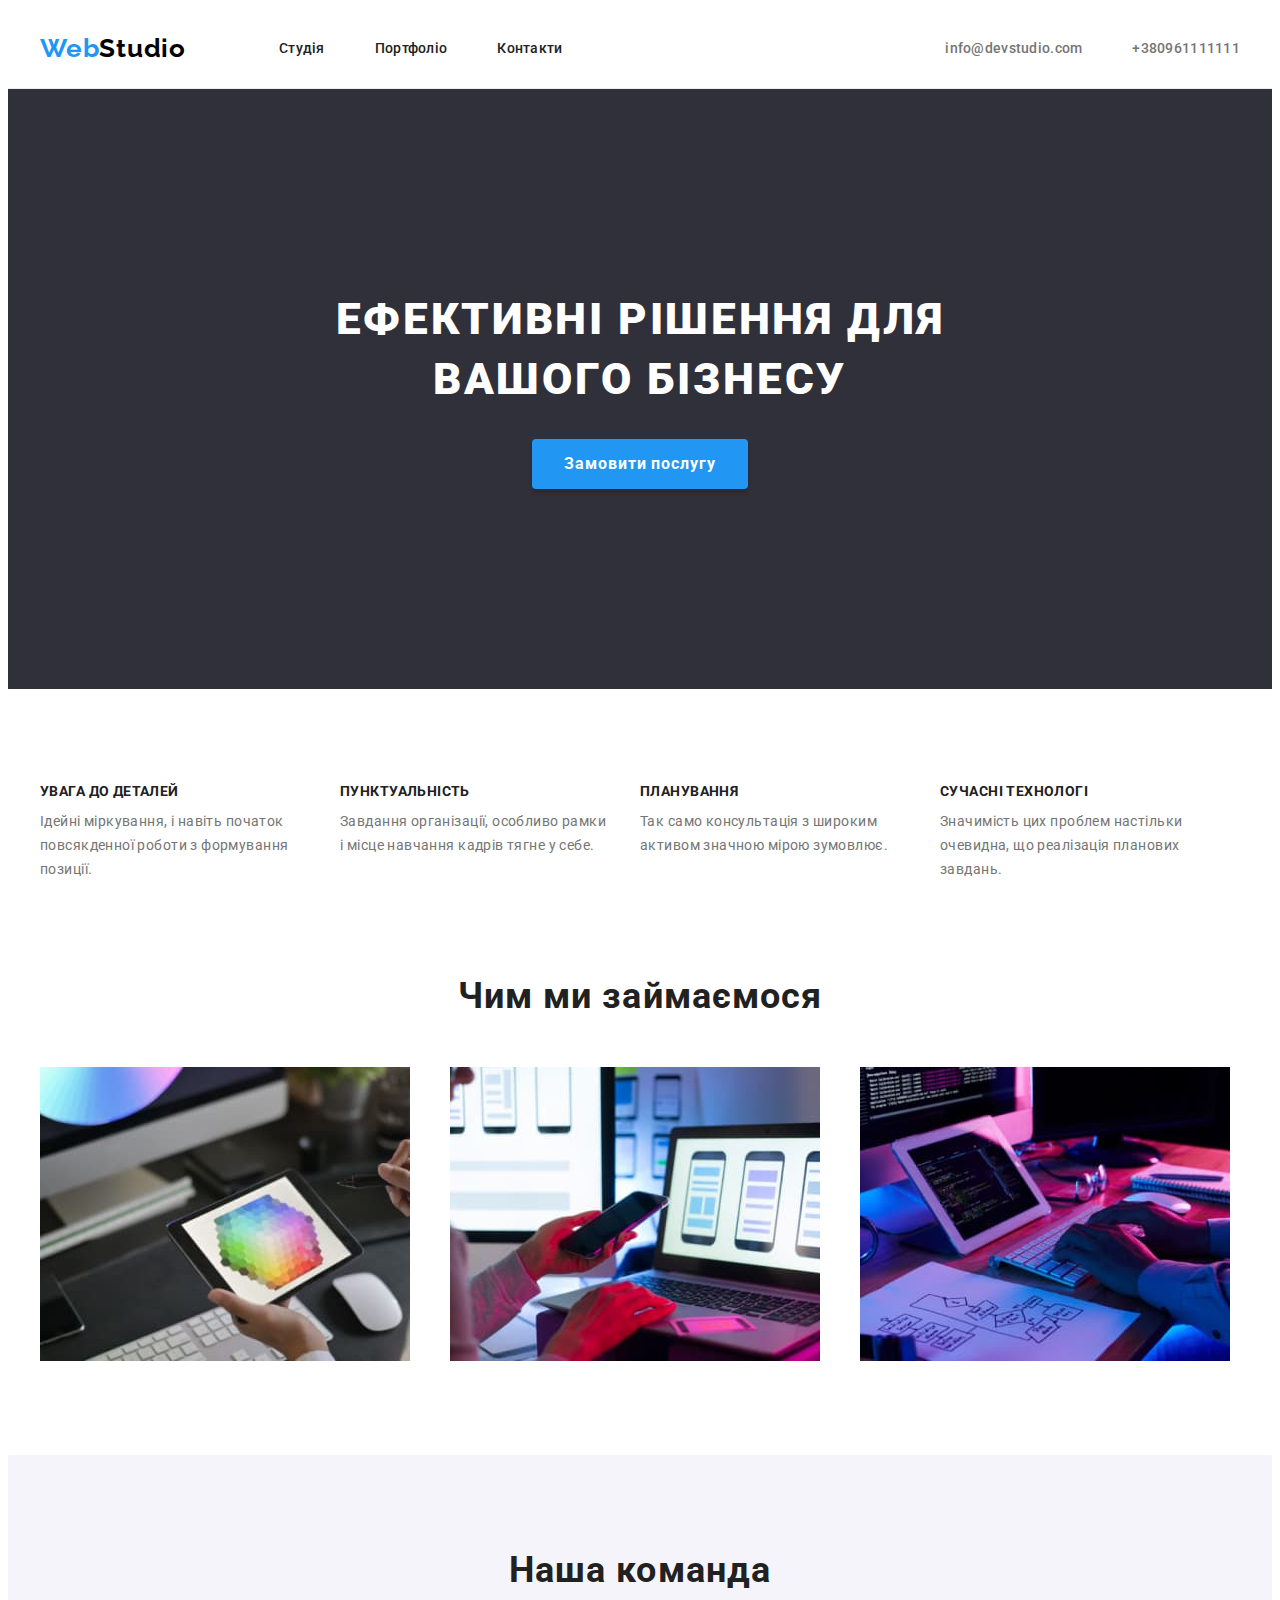
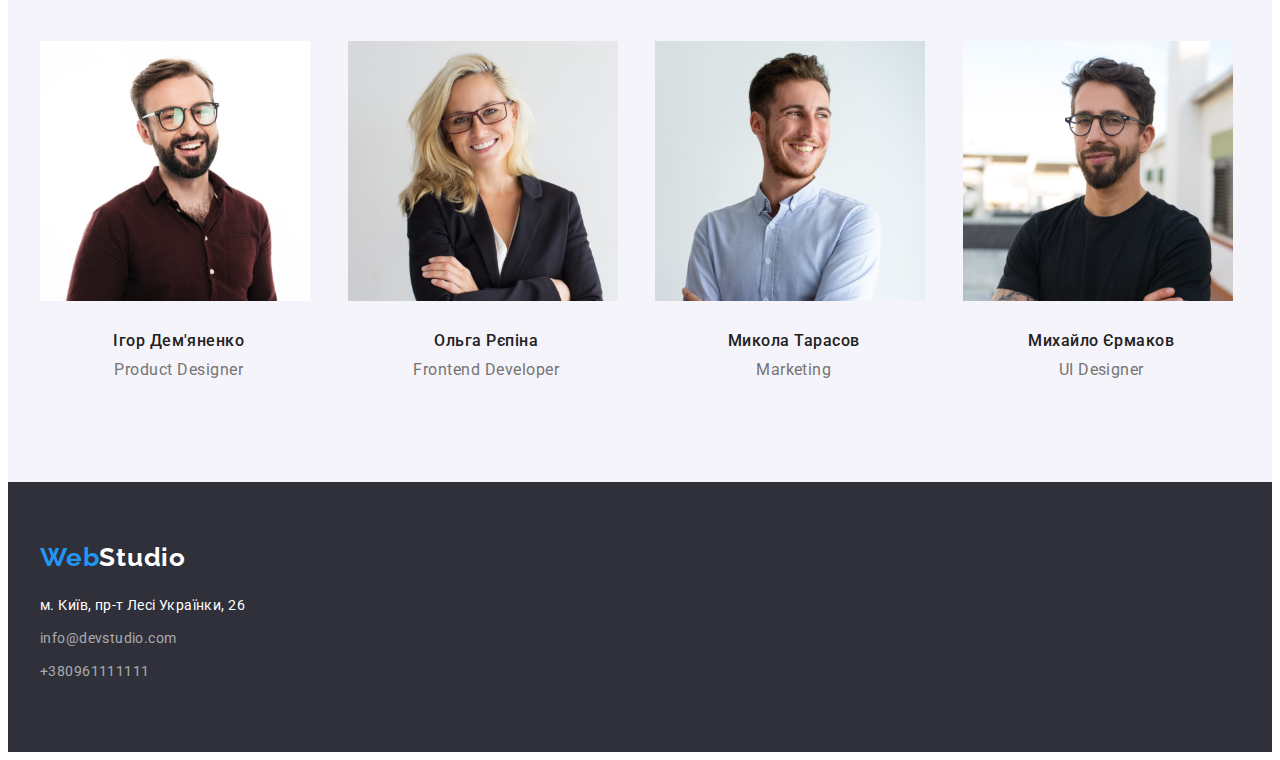
<file: index.html>
<!DOCTYPE html>
<html lang="en">
  <head>
    <meta charset="UTF-8" />
    <meta http-equiv="X-UA-Compatible" content="IE=edge" />
    <meta name="viewport" content="width=device-width, initial-scale=1.0" />
    <title>Webstudio</title>
    <link rel="preconnect" href="https://fonts.googleapis.com" />
    <link rel="preconnect" href="https://fonts.gstatic.com" crossorigin />
    <link
      href="https://fonts.googleapis.com/css2?family=Montserrat:wght@400;700&family=Raleway:wght@700&family=Roboto:wght@400;500;700;900&display=swap"
      rel="stylesheet"
    />
    <!--Modern Nozmalize -->
    <link
      rel="stylesheet"
      href="https://cdnjs.cloudflare.com/ajax/libs/modern-normalize/1.1.0/modern-normalize.min.css"
      integrity="sha512-wpPYUAdjBVSE4KJnH1VR1HeZfpl1ub8YT/NKx4PuQ5NmX2tKuGu6U/JRp5y+Y8XG2tV+wKQpNHVUX03MfMFn9Q=="
      crossorigin="anonymous"
      referrerpolicy="no-referrer"
    />
    <!-- Modern Normalize -->
    <link rel="stylesheet" href="./css/styles.css" />
  </head>
  <body>
    <!-- HEADER -->
    <header class="header">
      <div class="header-container container">
        <nav class="header-container">
          <a class="logo" href="WebStudio"
            >Web<span class="logo-header">Studio</span></a
          >
          <ul class="nav-list list">
            <li class="nav-item">
              <a href="./index.html" class="nav-link link">Студія</a>
            </li>
            <li class="nav-item">
              <a href="./portfolio.html" class="nav-link link">Портфоліо</a>
            </li>
            <li class="nav-item">
              <a href="" class="nav-link link">Контакти</a>
            </li>
          </ul>
        </nav>
        <a href="mailto:" class="header-mail link">info@devstudio.com</a>
        <a href="tel:+38096 111 11 11" class="header-tel link">+380961111111</a>
      </div>
    </header>
    <!-- Hero -->
    <main>
      <section class="middle-section">
        <div class="container">
          <h1 class="middle-text">Ефективні рішення для вашого бізнесу</h1>
          <button class="order-btn" type="button">Замовити послугу</button>
        </div>
      </section>

      <section class="hero">
        <div class="container-slogan container">
          <ul class="hero-list list">
            <li class="hero-list-item">
              <h3 class="hero-title">УВАГА ДО ДЕТАЛЕЙ</h3>
              <p class="hero-text">
                Ідейні міркування, і навіть початок повсякденної роботи з
                формування позиції.
              </p>
            </li>
            <li class="hero-list-item">
              <h3 class="hero-title">ПУНКТУАЛЬНІСТЬ</h3>
              <p class="hero-text">
                Завдання організації, особливо рамки і місце навчання кадрів
                тягне у себе.
              </p>
            </li>
            <li class="hero-list-item">
              <h3 class="hero-title">ПЛАНУВАННЯ</h3>
              <p class="hero-text">
                Так само консультація з широким активом значною мірою зумовлює.
              </p>
            </li>
            <li class="hero-list-item">
              <h3 class="hero-title">СУЧАСНІ ТЕХНОЛОГІ</h3>
              <p class="hero-text">
                Значимість цих проблем настільки очевидна, що реалізація
                планових завдань.
              </p>
            </li>
          </ul>
        </div>
      </section>

      <section class="work">
        <div class="container">
          <h2 class="work-title">Чим ми займаємося</h2>
          <ul class="work-list card-set list">
            <li class="card-set-item">
              <img
                src="./images/box3.jpg"
                class="work-list-img3"
                alt="планшет"
                width="370"
                height="294"
              />
            </li>
            <li class="card-set-item">
              <img
                src="./images/box2.jpg"
                class="work-list-img2"
                alt="телефон"
                width="370"
                height="294"
              />
            </li>
            <li class="card-set-item">
              <img
                src="./images/box1.jpg"
                class="work-list-img1"
                alt="клавiатура"
                width="370"
                height="294"
              />
            </li>
          </ul>
        </div>
      </section>

      <section class="team">
        <div class="container">
          <h3 class="team-title">Наша команда</h3>

          <ul class="team-list card-set list">
            <li class="card-set-item">
              <img
                src="./images/igor.jpg"
                class="workers-photo"
                alt="Ігор Дем'яненко"
                width="270"
                height="260"
              />
              <div class="team-wrapper">
                <h3 class="worker-name">Ігор Дем'яненко</h3>
                <p class="team-text">Product Designer</p>
              </div>
            </li>
            <li class="card-set-item">
              <img
                src="./images/olga.jpg"
                class="workers-photo"
                alt="Ольга Рєпіна"
                width="270"
                height="260"
              />
              <div class="team-wrapper">
                <h3 class="worker-name">Ольга Рєпіна</h3>
                <p class="team-text">Frontend Developer</p>
              </div>
            </li>
            <li class="card-set-item">
              <img
                src="./images/mykola.jpg"
                class="workers-photo"
                alt="Микола Тарасов"
                width="270"
                height="260"
              />
              <div class="team-wrapper">
                <h3 class="worker-name">Микола Тарасов</h3>
                <p class="team-text">Marketing</p>
              </div>
            </li>
            <li class="card-set-item">
              <img
                src="./images/mykhailo.jpg"
                class="workers-photo"
                alt="Михайло Єрмаков"
                width="270"
                height="260"
              />
              <div class="team-wrapper">
                <h3 class="worker-name">Михайло Єрмаков</h3>
                <p class="team-text">UI Designer</p>
              </div>
            </li>
          </ul>
        </div>
      </section>
    </main>
    <!-- Footer -->
    <footer class="footer">
      <div class="container">
        <a class="gen-logo" href="WebStudio"
          >Web<span class="logo-bottom">Studio</span></a
        >
        <address class="adress-name">м. Київ, пр-т Лесі Українки, 26</address>
        <ul class="list">
          <li class="footer-contact">
            <a href="mailto:" class="bottom-mail">info@devstudio.com</a>
          </li>
          <li class="footer-contact">
            <a href="tel:+380961111111" class="bottom-tel">+380961111111</a>
          </li>
        </ul>
      </div>
    </footer>
  </body>
</html>
</file>
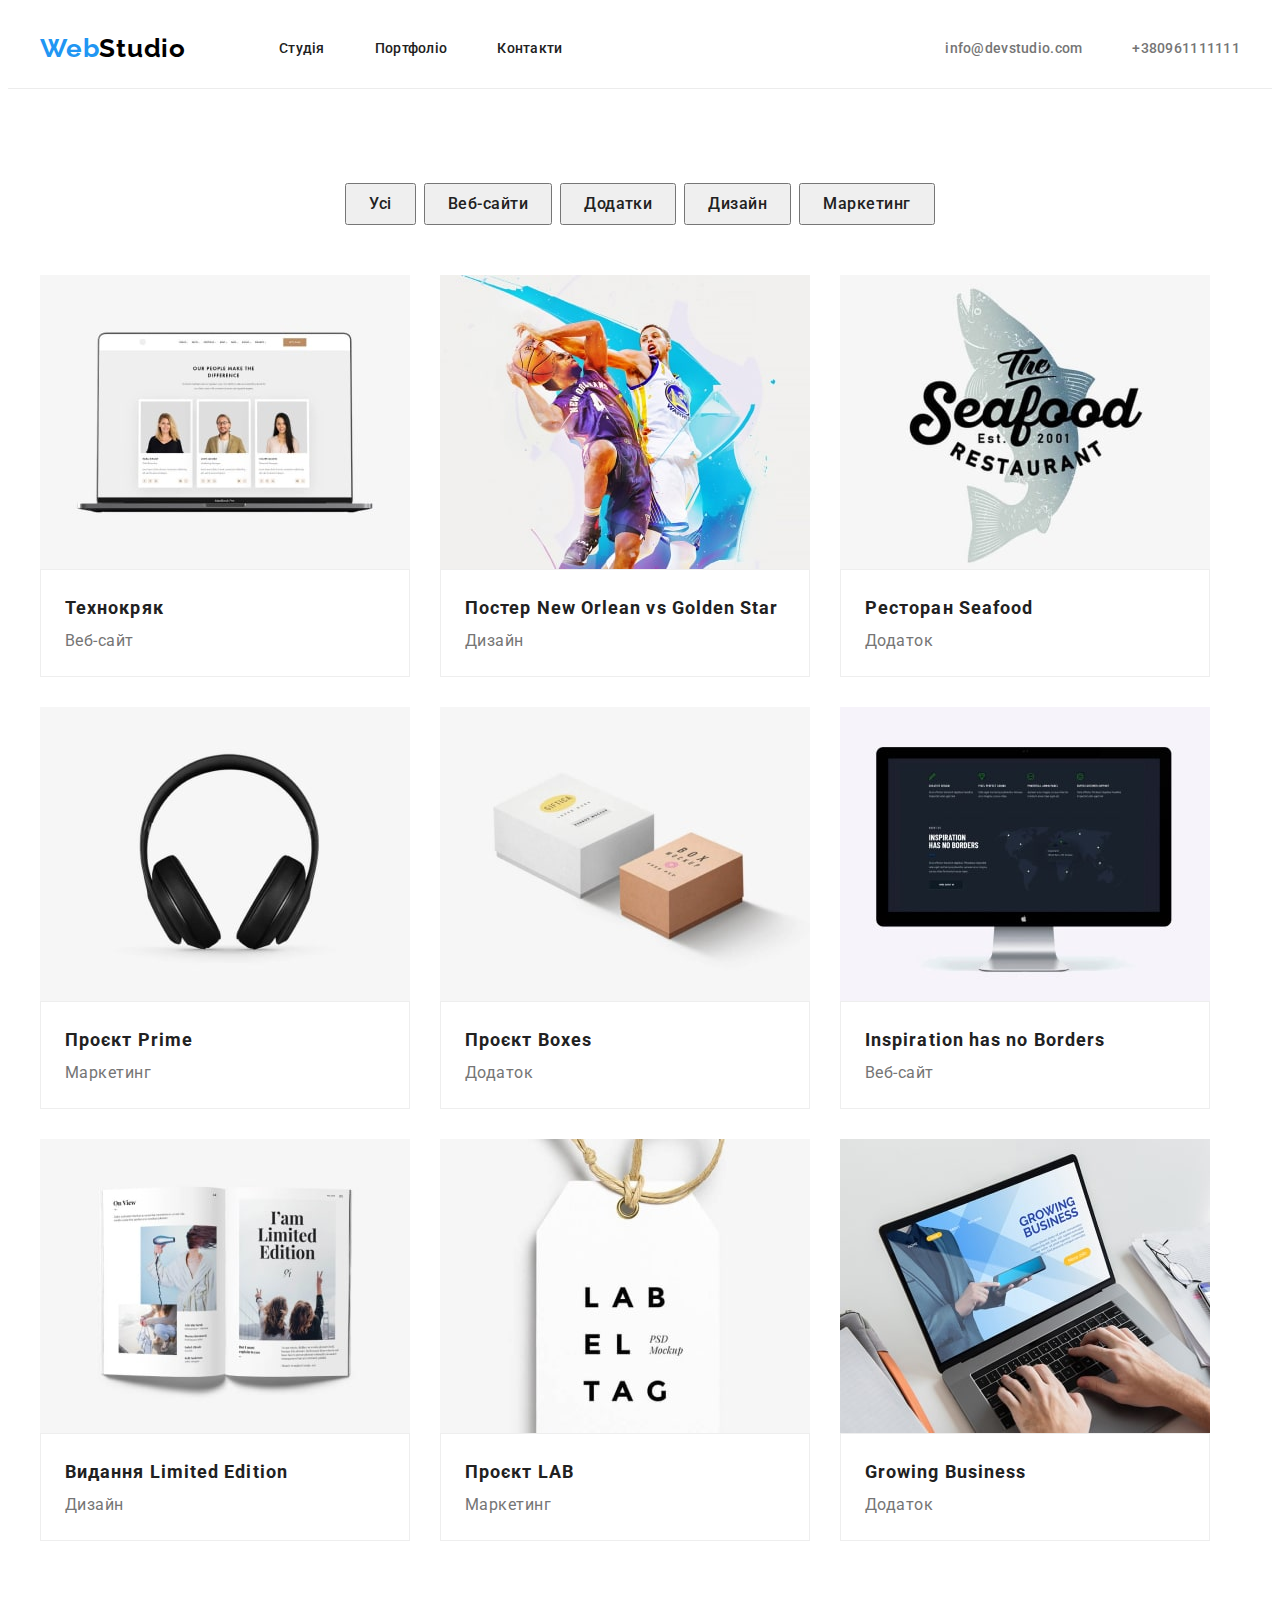
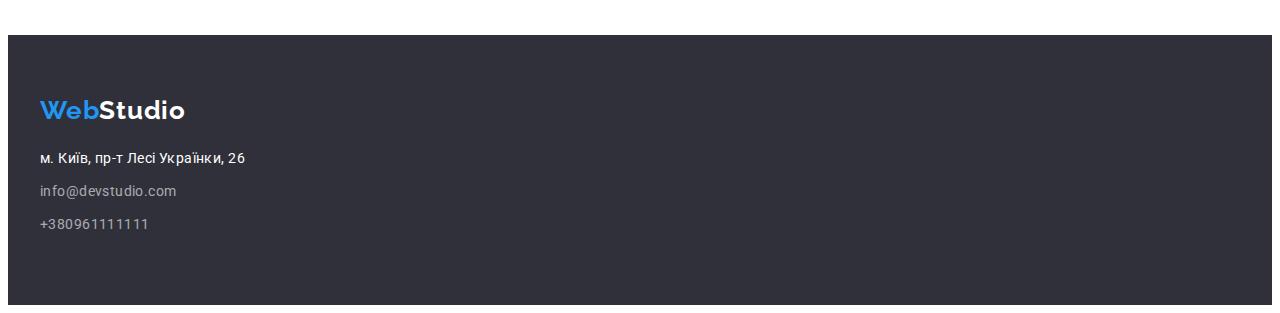
<file: portfolio.html>
<!DOCTYPE html>
<html lang="en">
  <head>
    <meta charset="UTF-8" />
    <meta http-equiv="X-UA-Compatible" content="IE=edge" />
    <meta name="viewport" content="width=device-width, initial-scale=1.0" />
    <title>Webstudio</title>
    <link rel="preconnect" href="https://fonts.googleapis.com" />
    <link rel="preconnect" href="https://fonts.gstatic.com" crossorigin />
    <link
      href="https://fonts.googleapis.com/css2?family=Montserrat:wght@400;700&family=Raleway:wght@700&family=Roboto:wght@400;500;700;900&display=swap"
      rel="stylesheet"
    />
    <!--Modern Nozmalize -->
    <link
      rel="stylesheet"
      href="https://cdnjs.cloudflare.com/ajax/libs/modern-normalize/1.1.0/modern-normalize.min.css"
      integrity="sha512-wpPYUAdjBVSE4KJnH1VR1HeZfpl1ub8YT/NKx4PuQ5NmX2tKuGu6U/JRp5y+Y8XG2tV+wKQpNHVUX03MfMFn9Q=="
      crossorigin="anonymous"
      referrerpolicy="no-referrer"
    />
    <!-- Modern Normalize -->
    <link rel="stylesheet" href="./css/styles.css" />
  </head>
  <body>
    <!-- HEADER -->
    <header class="header">
      <div class="header-container container">
        <nav class="header-container">
          <a class="logo" href="WebStudio"
            >Web<span class="logo-header">Studio</span></a
          >
          <ul class="nav-list list">
            <li class="nav-item">
              <a href="./index.html" class="nav-link link">Студія</a>
            </li>
            <li class="nav-item">
              <a href="./portfolio.html" class="nav-link link">Портфоліо</a>
            </li>
            <li class="nav-item">
              <a href="" class="nav-link link">Контакти</a>
            </li>
          </ul>
        </nav>
        <a href="mailto:" class="header-mail link">info@devstudio.com</a>
        <a href="tel:+38096 111 11 11" class="header-tel link">+380961111111</a>
      </div>
    </header>
    <!--Middle-->
    <main>
      <section class="main-product list">
        <div class="container">
          <ul class="nav-btn list">
            <li><button class="btn" type="button">Усі</button></li>
            <li><button class="btn" type="button">Веб-сайти</button></li>
            <li><button class="btn" type="button">Додатки</button></li>
            <li><button class="btn" type="button">Дизайн</button></li>
            <li><button class="btn" type="button">Маркетинг</button></li>
          </ul>
          <ul class="card-set product-list list">
            <li>
              <a>
                <img
                  src="./images/notebook-min.jpg"
                  alt="ноутбук три обличчя"
                  width="370"
                />
                <div class="product-wrapper">
                  <h2 class="product-title">Технокряк</h2>
                  <p class="product-categories">Веб-сайт</p>
                </div>
              </a>
            </li>
            <li>
              <a>
                <img
                  src="./images/poster2-min.jpg"
                  alt="постер баскетбол"
                  width="370"
                />
                <div class="product-wrapper">
                  <h2 class="product-title">
                    Постер New Orlean vs Golden Star
                  </h2>
                  <p class="product-categories">Дизайн</p>
                </div>
              </a>
            </li>
            <li>
              <a>
                <img
                  src="./images/restoran3-min.jpg"
                  alt="лого ресторану"
                  width="370"
                />
                <div class="product-wrapper">
                  <h2 class="product-title">Ресторан Seafood</h2>
                  <p class="product-categories">Додаток</p>
                </div>
              </a>
            </li>
            <li>
              <a>
                <img
                  src="./images/headphones4-min.jpg"
                  alt="навушники"
                  width="370"
                />
                <div class="product-wrapper">
                  <h2 class="product-title">Проєкт Prime</h2>
                  <p class="product-categories">Маркетинг</p>
                </div>
              </a>
            </li>
            <li>
              <a>
                <img
                  src="./images/project5-min.jpg"
                  alt="двi коробки"
                  width="370"
                />
                <div class="product-wrapper">
                  <h2 class="product-title">Проєкт Boxes</h2>
                  <p class="product-categories">Додаток</p>
                </div>
              </a>
            </li>
            <li>
              <a>
                <img
                  src="./images/monitor6-min.jpg"
                  alt="монiтор пк"
                  width="370"
                />
                <div class="product-wrapper">
                  <h2 class="product-title">Inspiration has no Borders</h2>
                  <p class="product-categories">Веб-сайт</p>
                </div>
              </a>
            </li>
            <li>
              <a>
                <img src="./images/journal7-min.jpg" alt="журнал" width="370" />
                <div class="product-wrapper">
                  <h2 class="product-title">Видання Limited Edition</h2>
                  <p class="product-categories">Дизайн</p>
                </div>
              </a>
            </li>
            <li>
              <a>
                <img src="./images/label8-min.jpg" alt="етикетка" width="370" />
                <div class="product-wrapper">
                  <h2 class="product-title">Проєкт LAB</h2>
                  <p class="product-categories">Маркетинг</p>
                </div>
              </a>
            </li>
            <li>
              <a>
                <img
                  src="./images/business9-min.jpg"
                  alt="ноутбук бiзнес"
                  width="370"
                />
                <div class="product-wrapper">
                  <h2 class="product-title">Growing Business</h2>
                  <p class="product-categories">Додаток</p>
                </div>
              </a>
            </li>
          </ul>
        </div>
      </section>
    </main>
    <!-- FOOTER -->
    <footer class="footer">
      <div class="container">
        <a class="gen-logo" href="WebStudio"
          >Web<span class="logo-bottom">Studio</span></a
        >
        <address class="adress-name">м. Київ, пр-т Лесі Українки, 26</address>
        <ul class="list">
          <li class="footer-contact">
            <a href="mailto:" class="bottom-mail">info@devstudio.com</a>
          </li>
          <li class="footer-contact">
            <a href="tel:+380961111111" class="bottom-tel">+380961111111</a>
          </li>
        </ul>
      </div>
    </footer>
  </body>
</html>
</file>
<file: css/styles.css>
/*--цвет основного текста #212121 --*/
/*--вторичный цвет текста #757575 --*/
/*--акцент #2196F3 --*/
/* цвет фона #F5F5F5 */
/* цвет вторичного фона #F5F4FA */
/* белый #FFFFFF */


:root {
  /* TEXT COLORS */
--primary-text-color: #212121;
--title-text-color: #757575;
--accent-color: #2196F3;
--white-color: #FFFFFF;

/* OTHERS */
--indent: 30px;
--items: 3;

}

body {
  color: var(--title-text-color);
  font-family: "Roboto", sans-serif;
}

.container {
width: 1200px;
margin-left:auto;
margin-right: auto;
padding-left: 15px;
padding-right: 15px;

/* outline: 2px solid red;
outline-offset: -2px; */
}

/* reset start */

h1,h2,h3,h4,h5,h6,p{
  margin: 0;
}

.list {
  list-style: none;
  margin: 0;
  padding: 0;

}

img{
  display: block;
}

.link {
  text-decoration: none;
}

a {
  text-decoration: none;
}
/* reset end */

/* CARD SET */
.card-set {
  height: calc(368 / 1170);
  display: flex;
  flex-wrap: wrap;
  gap: var(--indent)
}
.card-set-item{
  flex-basis: calc((100% - var(--indent) * (var(--items) - 1)) / (var(--items)));
}
/* CARD SET */


/*---------HEADER----------*/

.header-container{
height: 80px;
display: flex;
margin-right: auto;
align-items: center;
}

.header{
  border-bottom: 1px solid #ECECEC;
}

.logo {
  margin-left: 0;
  margin-right: 93px;
  font-weight: 700;
  font-size: 26px;
  line-height: calc(31 / 26);
  letter-spacing: 0.03em;
  font-family: Raleway;

  color: var(--accent-color);
}

.logo-header {
  color: #000000;
}
.nav-list {
  display: flex;
  align-items: center;
  gap: 50px; 
  font-weight: 500;
  font-size: 14px;
  line-height: calc(16 / 14);
  letter-spacing: 0.02em;

  color: var(--primary-text-color);
}
.nav-item {
  font-weight: 500;
  font-size: 14px;
  line-height: calc(16 / 14);
  letter-spacing: 0.02em;

  color:var(--primary-text-color);
}
.nav-link {
  font-weight: 500;
  font-size: 14px;
  line-height: calc(16 / 14);
  letter-spacing: 0.02em;

  color: var(--primary-text-color);
}

.nav-link:hover,
.nav-link:focus {
color: var(--accent-color);
}

.header-mail {
  margin-right: 50px;
  font-weight: 500;
  font-size: 14px;
  line-height: calc(16 / 14);
  letter-spacing: 0.02em;
  color: var(--title-text-color);
}

.header-mail:hover,
.header-mail:focus {
  color: var(--accent-color);
}

.header-tel {
  font-weight: 500;
  font-size: 14px;
  line-height: calc(16 / 14);
  letter-spacing: 0.02em;
  color: var(--title-text-color);
}

.header-tel:hover,
.header-tel:focus {
  color: var(--accent-color);
}




/* header end */

/*---------HERO--------*/

.middle-section{
  text-align: center;
  background-color: #2F303A;
  background-size: contain;
  padding: 200px 0;

}
.hero-list{
  display: flex;
}

.hero-list-item{
  width: 270px;
  margin-right: 30px;
}

.container-slogan{
display:flex ;

}

.middle-text {
  margin: auto;
  margin-bottom: 30px;
  width: 696px;
  
  font-style: normal;
  font-weight: 900;
  font-size: 44px;
  line-height: calc(60/44); 
  text-align: center;
  letter-spacing: 0.06em;
  text-transform: uppercase;
  
  color: #FFFFFF;
  
}

.order-btn{
  padding: 10px 32px;
  font-family: 'Roboto';
  font-style: normal;
  font-weight: 700;
  font-size: 16px;
  line-height: calc(30/16);
  letter-spacing: 0.06em;
  border: 0;
  border-radius: 4px;
  box-shadow: 0px 4px 4px rgba(0,0,0,0.15);

  color: #FFFFFF;
  border-color: var(--accent-color);
  background-color: var(--accent-color) ;
}

.order-btn:hover,
.order-btn:focus {
  background: var(--accent-color);
  color: var(--accent-color);
}

.hero{
  padding-top: 94px;
  padding-bottom: 94px;
}

.hero-title {
  align-items: center;
  margin-bottom: 10px;
  font-size: 14px;
  line-height: calc(16 / 14);
  letter-spacing: 0.03em;
  text-transform: uppercase;
  color: var(--primary-text-color);
}
.hero-text {
  font-size: 14px;
  line-height: calc(24 / 14);
  letter-spacing: 0.03em;
}

/*---------WORK--------*/
.work {
  font-weight: 700;
  font-size: 36px;
  line-height: calc(42 / 36);
  text-align: center;
  letter-spacing: 0.03em;

  color: var(--primary-text-color);
  padding-bottom: 94px;
}

.work-title {
  margin-bottom: 50px;
  font-size: 36px;
  line-height: calc(42 / 36);
  text-align: center;
  letter-spacing: 0.03em;

  color: var(--primary-text-color);
}
.worker-name {
  margin-bottom: 10px;
  font-style: normal;
  font-weight: 500;
  font-size: 16px;
  line-height: calc(19 / 16);

  text-align: center;
  letter-spacing: 0.03em;

  color: var(--primary-text-color);
}

.team-list{
  --items: 4;
}

.team-wrapper{
  padding-top: 30px;
  padding-bottom: 94px;
}

.team {
  background: #f5f4fa;
  padding-top: 94px;
  padding-bottom: 9px;
}
.team-title {
  margin-bottom: 50px;
  font-size: 36px;
  line-height: calc(42 / 36);
  text-align: center;
  letter-spacing: 0.03em;

  background-color: #f5f4fa;
  color: var(--primary-text-color);
}

.team-workers {
  height: calc(368 / 1170);
}

.team-text {
  font-size: 16px;
  line-height: calc(19 / 16);
  text-align: center;
  letter-spacing: 0.03em;

  color: var(--title-text-color);
}



/*-------------------PAGE2-----------*/

.main-product{
  padding-top: 94px;
  padding-bottom: 94px;
}

.nav-btn{
  display: flex;
  justify-content: center;
  gap: 8px;
  margin-bottom: 50px;
}
.btn {
  padding: 6px 22px;
  font-family: "Roboto";
  cursor: pointer;
  font-style: normal;
  font-weight: 500;
  font-size: 16px;
  line-height: calc(26 / 16);
  text-align: center;
  letter-spacing: 0.03em;
  color: var(--primary-text-color);
}
.product-wrapper{
  padding-top: 20px;
  padding-bottom: 20px;
  padding-left: 24px;
  padding-right: 24px;
  box-sizing: border-box;
  background: var(--white-color) ;
  border: 1px solid #EEEEEE;

}
.product-title {
  font-style: normal;
  font-size: 18px;
  line-height: calc(36 / 18);

  letter-spacing: 0.06em;

  color: var(--primary-text-color);
}

.product-categories {
  font-style: normal;
  font-size: 16px;
  line-height: calc(30 / 16);

  letter-spacing: 0.03em;

  color: var(--title-text-color);
}
.product-list{
  --items:9;
}

.middle-btns:hover,
.middle-btns:focus {
  background: #2196F3;
}

/*-------------------PAGE2 end-----------*/

/*---footer---*/

.footer{
  padding-top: 60px;
  padding-bottom: 60px;
  background-color: #2F303A;
}

.gen-logo {
  font-weight: 700;
  font-size: 26px;
  line-height: calc(31/26);
  letter-spacing: 0.03em;
  color: var(--accent-color);
  font-family: Raleway;

}
.logo-bottom {
  color:#FFFFFF;
  padding-top: 60px;
}

.adress-name {
  margin-top: 20px;
  margin-bottom: 9px;
  font-size: 14px;
  line-height: calc(24/14);
  letter-spacing: 0.03em;
  font-style: normal;

  color: #FFFFFF;
}

.footer-contact{
  margin-bottom: 9px;
  font-weight: 400;
}
.bottom-mail {
  font-size: 14px;
  line-height: calc(24/14);
  letter-spacing: 0.03em;
  color: rgba(255, 255, 255, 0.6);
  
}
.bottom-tel {
  font-size: 14px;
  line-height: calc(24 / 14);
  letter-spacing: 0.03em;
  color: rgba(255, 255, 255, 0.6);
}
/* footer end */
</file>
